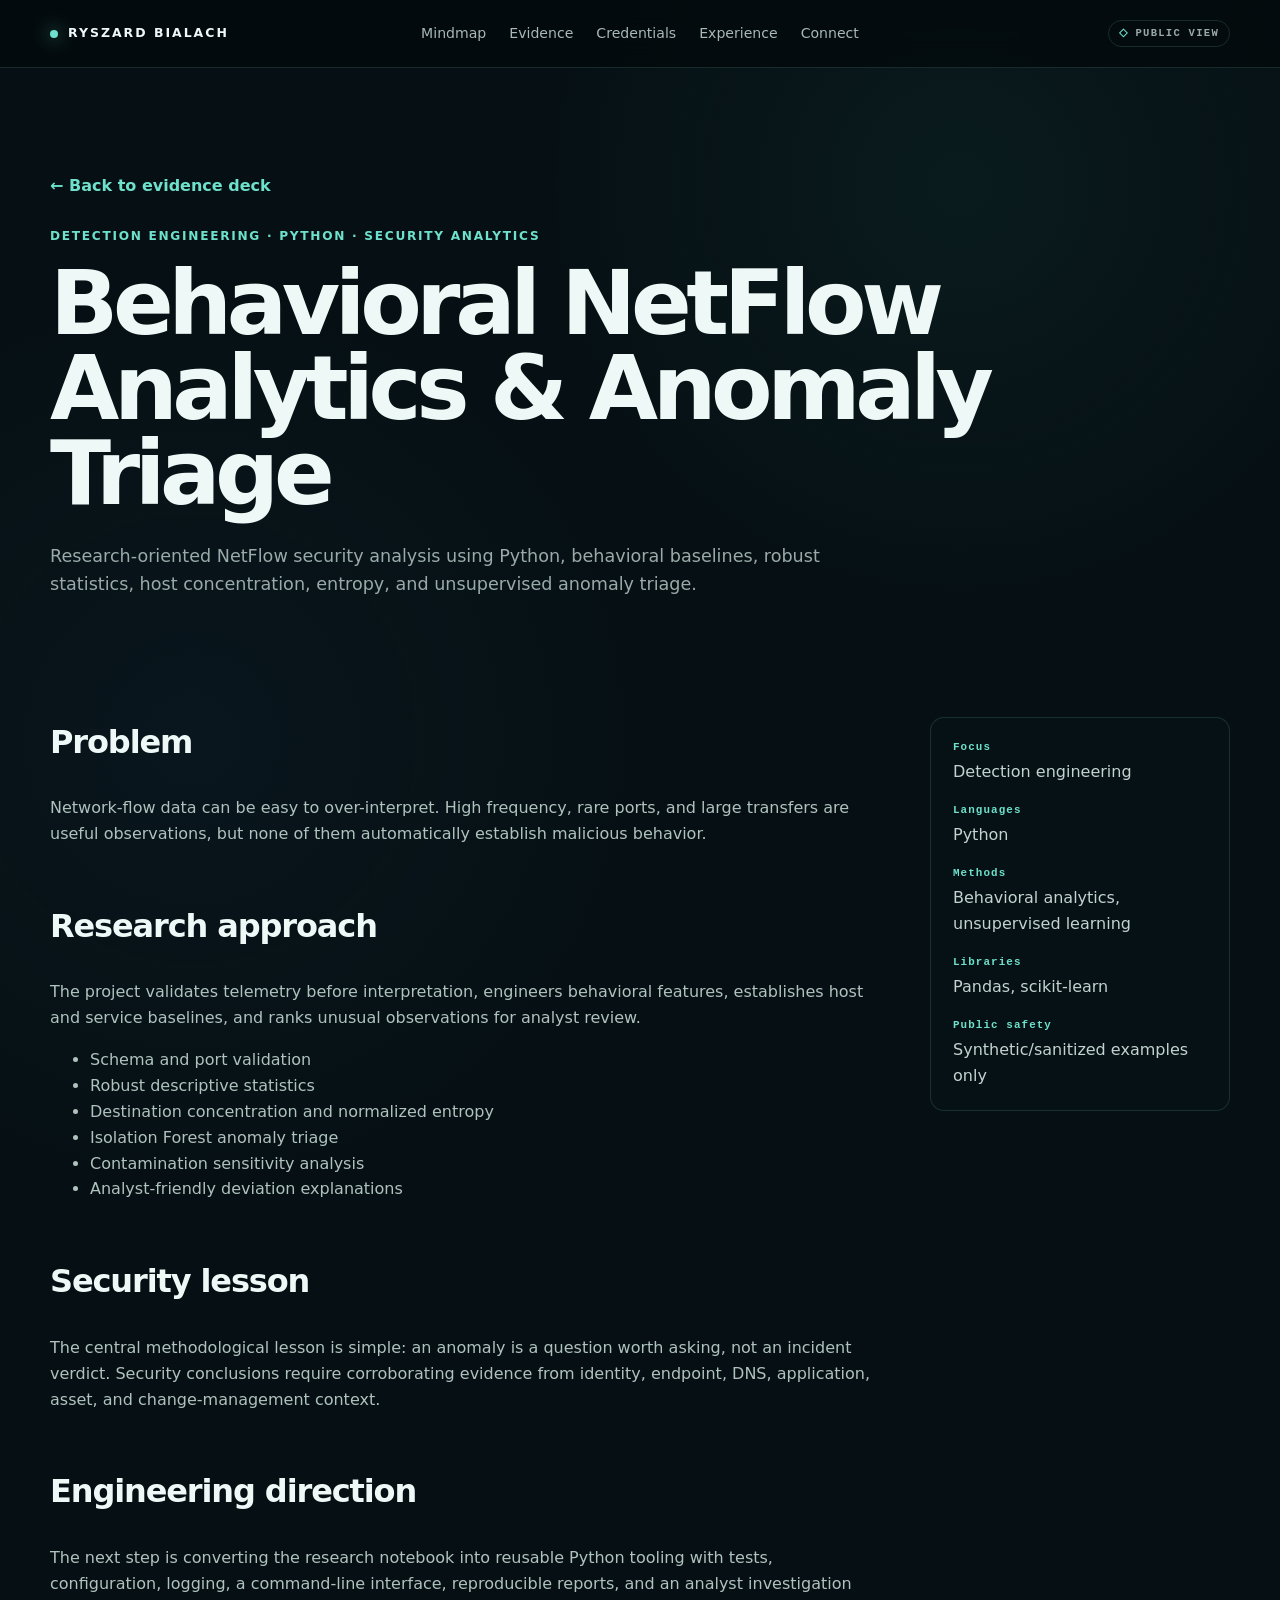
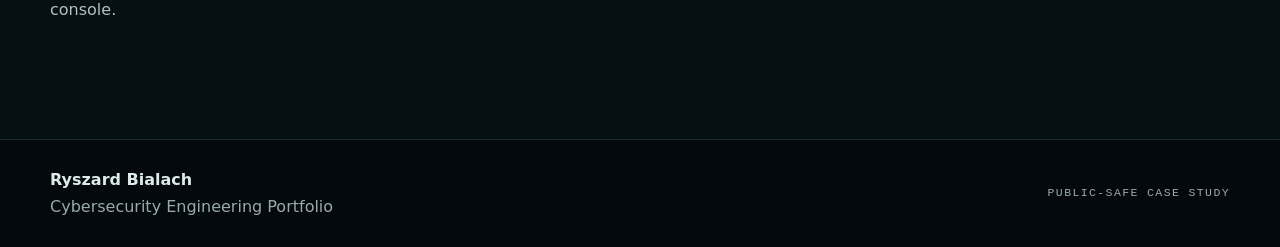
<file: netflow-behavioral-analytics.html>
<!DOCTYPE html><html lang="en"><head><meta charset="UTF-8"/><meta name="viewport" content="width=device-width,initial-scale=1.0"/><meta name="theme-color" content="#071014"/><title>Behavioral NetFlow Analytics &amp; Anomaly Triage | Ryszard Bialach</title><meta name="description" content="Research-oriented NetFlow security analysis using Python, behavioral baselines, robust statistics, host concentration, entropy, and unsupervised anomaly triage."/><meta name="author" content="Ryszard Bialach"/><meta name="robots" content="index,follow,max-snippet:-1,max-image-preview:large"/><link rel="canonical" href="https://ryszard-bialach2.com/netflow-behavioral-analytics.html"/><meta property="og:type" content="article"/><meta property="og:title" content="Behavioral NetFlow Analytics &amp; Anomaly Triage"/><meta property="og:description" content="Research-oriented NetFlow security analysis using Python, behavioral baselines, robust statistics, host concentration, entropy, and unsupervised anomaly triage."/><meta property="og:url" content="https://ryszard-bialach2.com/netflow-behavioral-analytics.html"/><script type="application/ld+json">{"@context": "https://schema.org", "@type": "TechArticle", "headline": "Behavioral NetFlow Analytics & Anomaly Triage", "description": "Research-oriented NetFlow security analysis using Python, behavioral baselines, robust statistics, host concentration, entropy, and unsupervised anomaly triage.", "author": {"@type": "Person", "name": "Ryszard Bialach", "url": "https://ryszard-bialach2.com/"}, "url": "https://ryszard-bialach2.com/netflow-behavioral-analytics.html", "keywords": ["Detection Engineering", "Cybersecurity", "Python", "NetFlow", "Security Analytics", "Isolation Forest", "Behavioral Analytics"]}</script><link rel="stylesheet" href="styles.css"/></head><body class="project-page"><header class="topbar"><a class="identity" href="/"><span class="identity-dot"></span><span>RYSZARD BIALACH</span></a><nav aria-label="Primary navigation"><a href="/#mind">Mindmap</a><a href="/#evidence">Evidence</a><a href="/#credentials">Credentials</a><a href="/#experience">Experience</a><a href="/#contact">Connect</a></nav><div class="public-badge"><span class="shield">◇</span> PUBLIC VIEW</div></header><main><section class="project-hero shell"><a class="back-link" href="/#evidence">← Back to evidence deck</a><p class="eyebrow">DETECTION ENGINEERING · PYTHON · SECURITY ANALYTICS</p><h1>Behavioral NetFlow Analytics &amp; Anomaly Triage</h1><p class="project-lead">Research-oriented NetFlow security analysis using Python, behavioral baselines, robust statistics, host concentration, entropy, and unsupervised anomaly triage.</p></section><section class="project-body shell"><div class="project-body-grid"><article><h2>Problem</h2>
<p>Network-flow data can be easy to over-interpret. High frequency, rare ports, and large transfers are useful observations, but none of them automatically establish malicious behavior.</p>
<h2>Research approach</h2>
<p>The project validates telemetry before interpretation, engineers behavioral features, establishes host and service baselines, and ranks unusual observations for analyst review.</p><ul><li>Schema and port validation</li><li>Robust descriptive statistics</li><li>Destination concentration and normalized entropy</li><li>Isolation Forest anomaly triage</li><li>Contamination sensitivity analysis</li><li>Analyst-friendly deviation explanations</li></ul>
<h2>Security lesson</h2>
<p>The central methodological lesson is simple: an anomaly is a question worth asking, not an incident verdict. Security conclusions require corroborating evidence from identity, endpoint, DNS, application, asset, and change-management context.</p>
<h2>Engineering direction</h2>
<p>The next step is converting the research notebook into reusable Python tooling with tests, configuration, logging, a command-line interface, reproducible reports, and an analyst investigation console.</p></article><aside class="project-aside" aria-label="Project summary"><dl><dt>Focus</dt><dd>Detection engineering</dd>
<dt>Languages</dt><dd>Python</dd>
<dt>Methods</dt><dd>Behavioral analytics, unsupervised learning</dd>
<dt>Libraries</dt><dd>Pandas, scikit-learn</dd>
<dt>Public safety</dt><dd>Synthetic/sanitized examples only</dd></dl></aside></div></section></main><footer><div class="shell footer-grid"><div><strong>Ryszard Bialach</strong><span>Cybersecurity Engineering Portfolio</span></div><div class="mono micro">PUBLIC-SAFE CASE STUDY</div></div></footer></body></html>
</file>
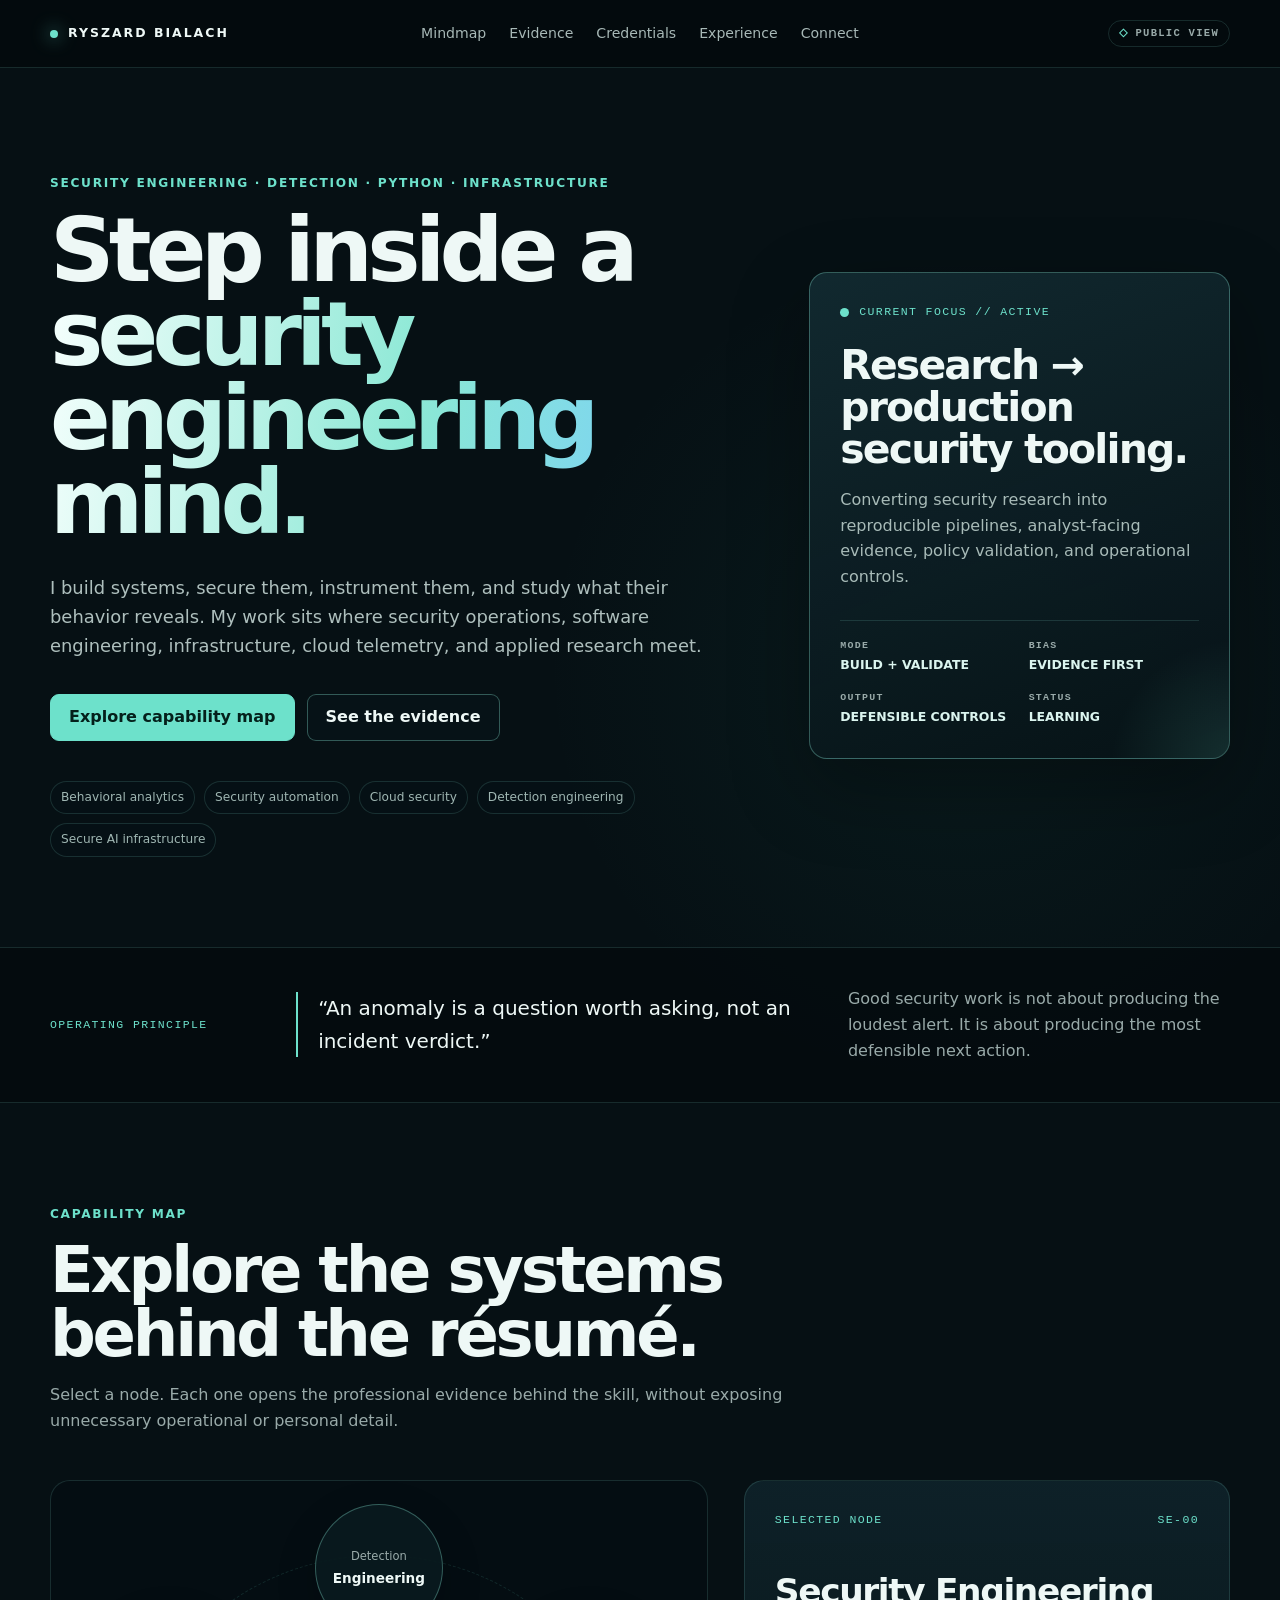
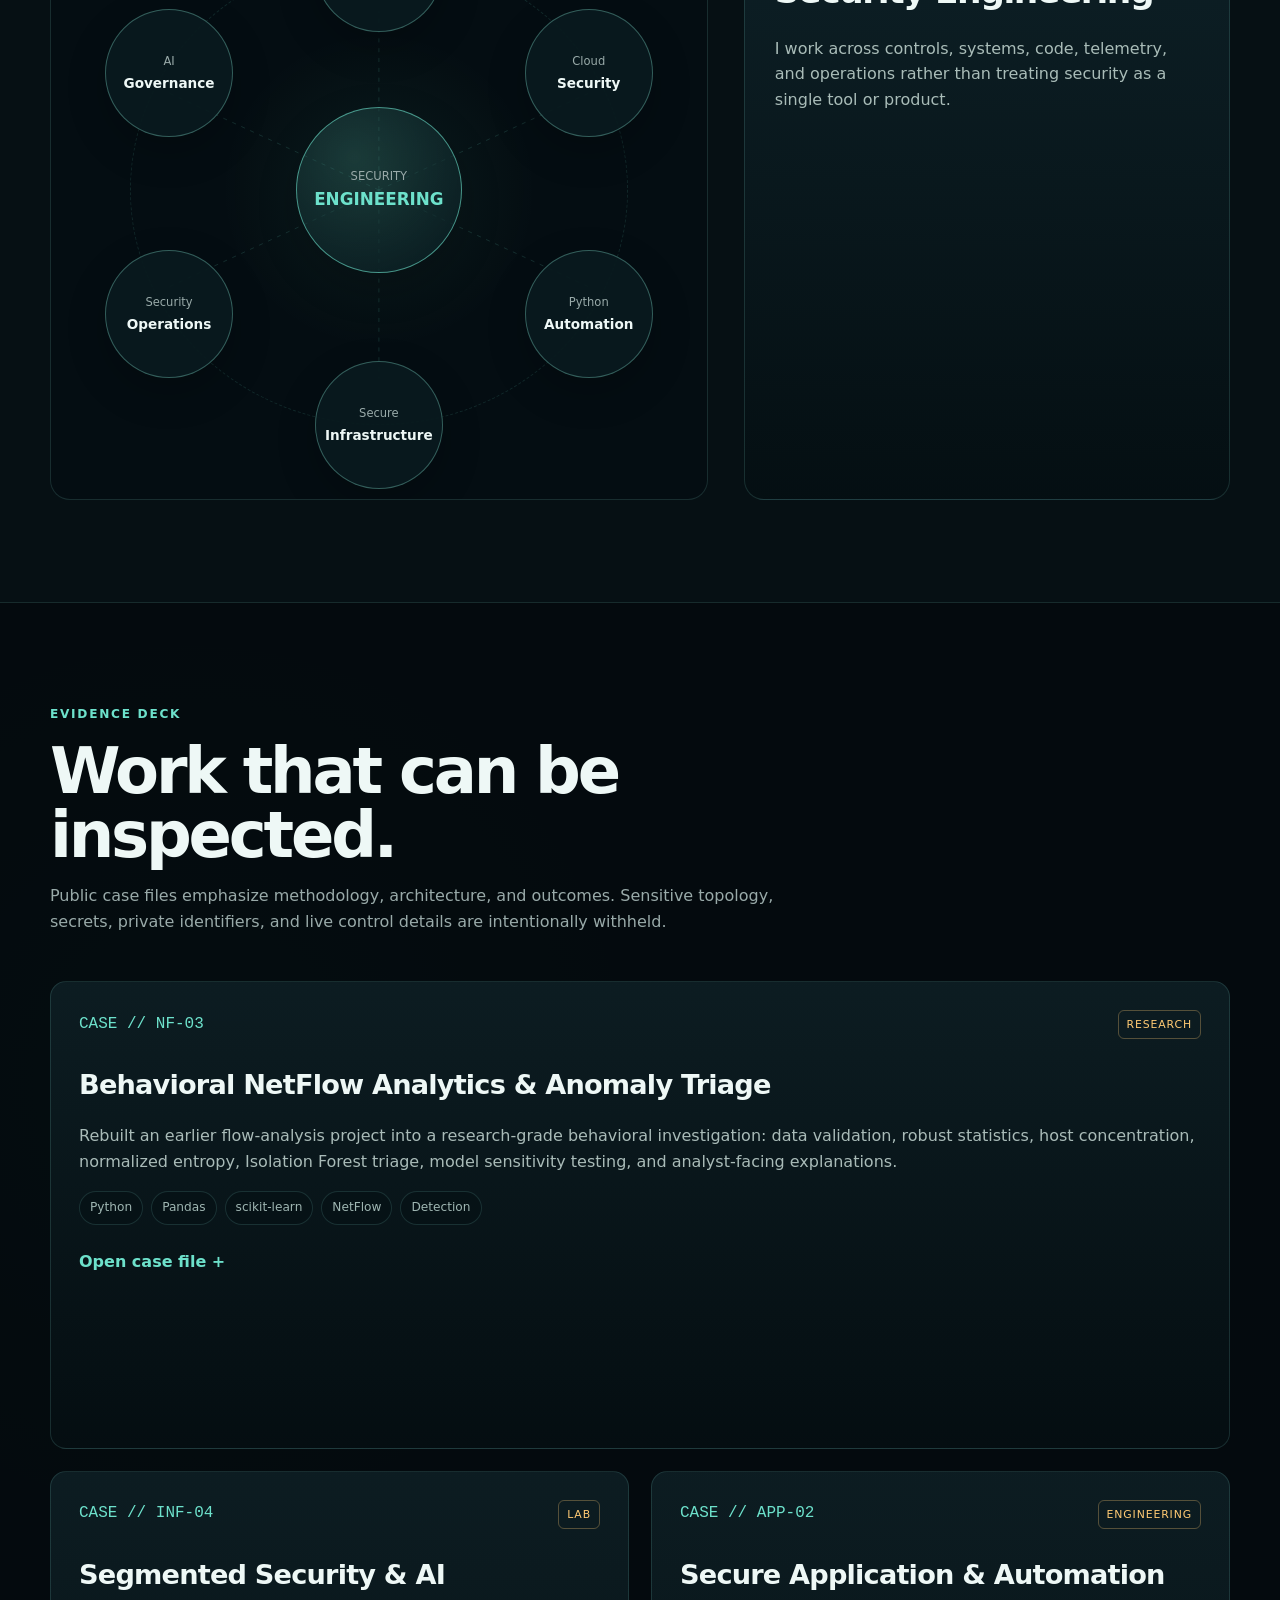
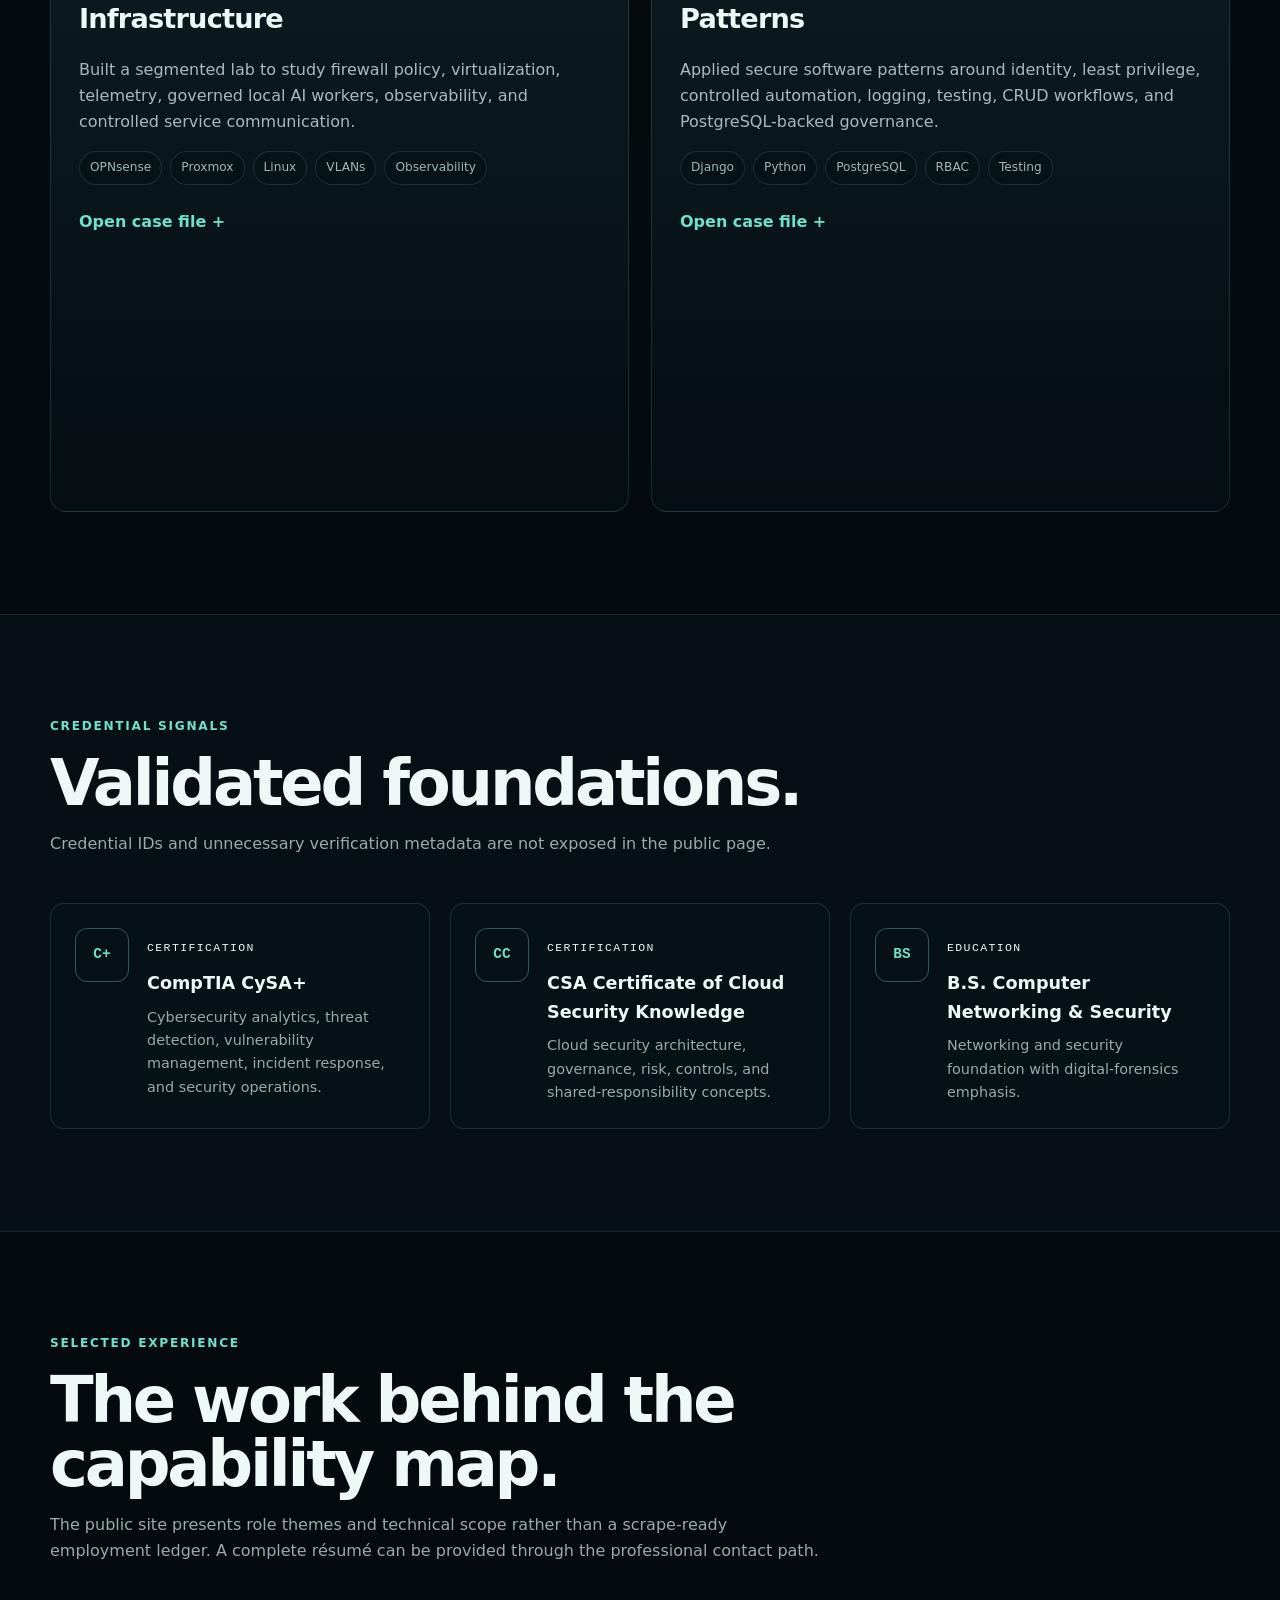
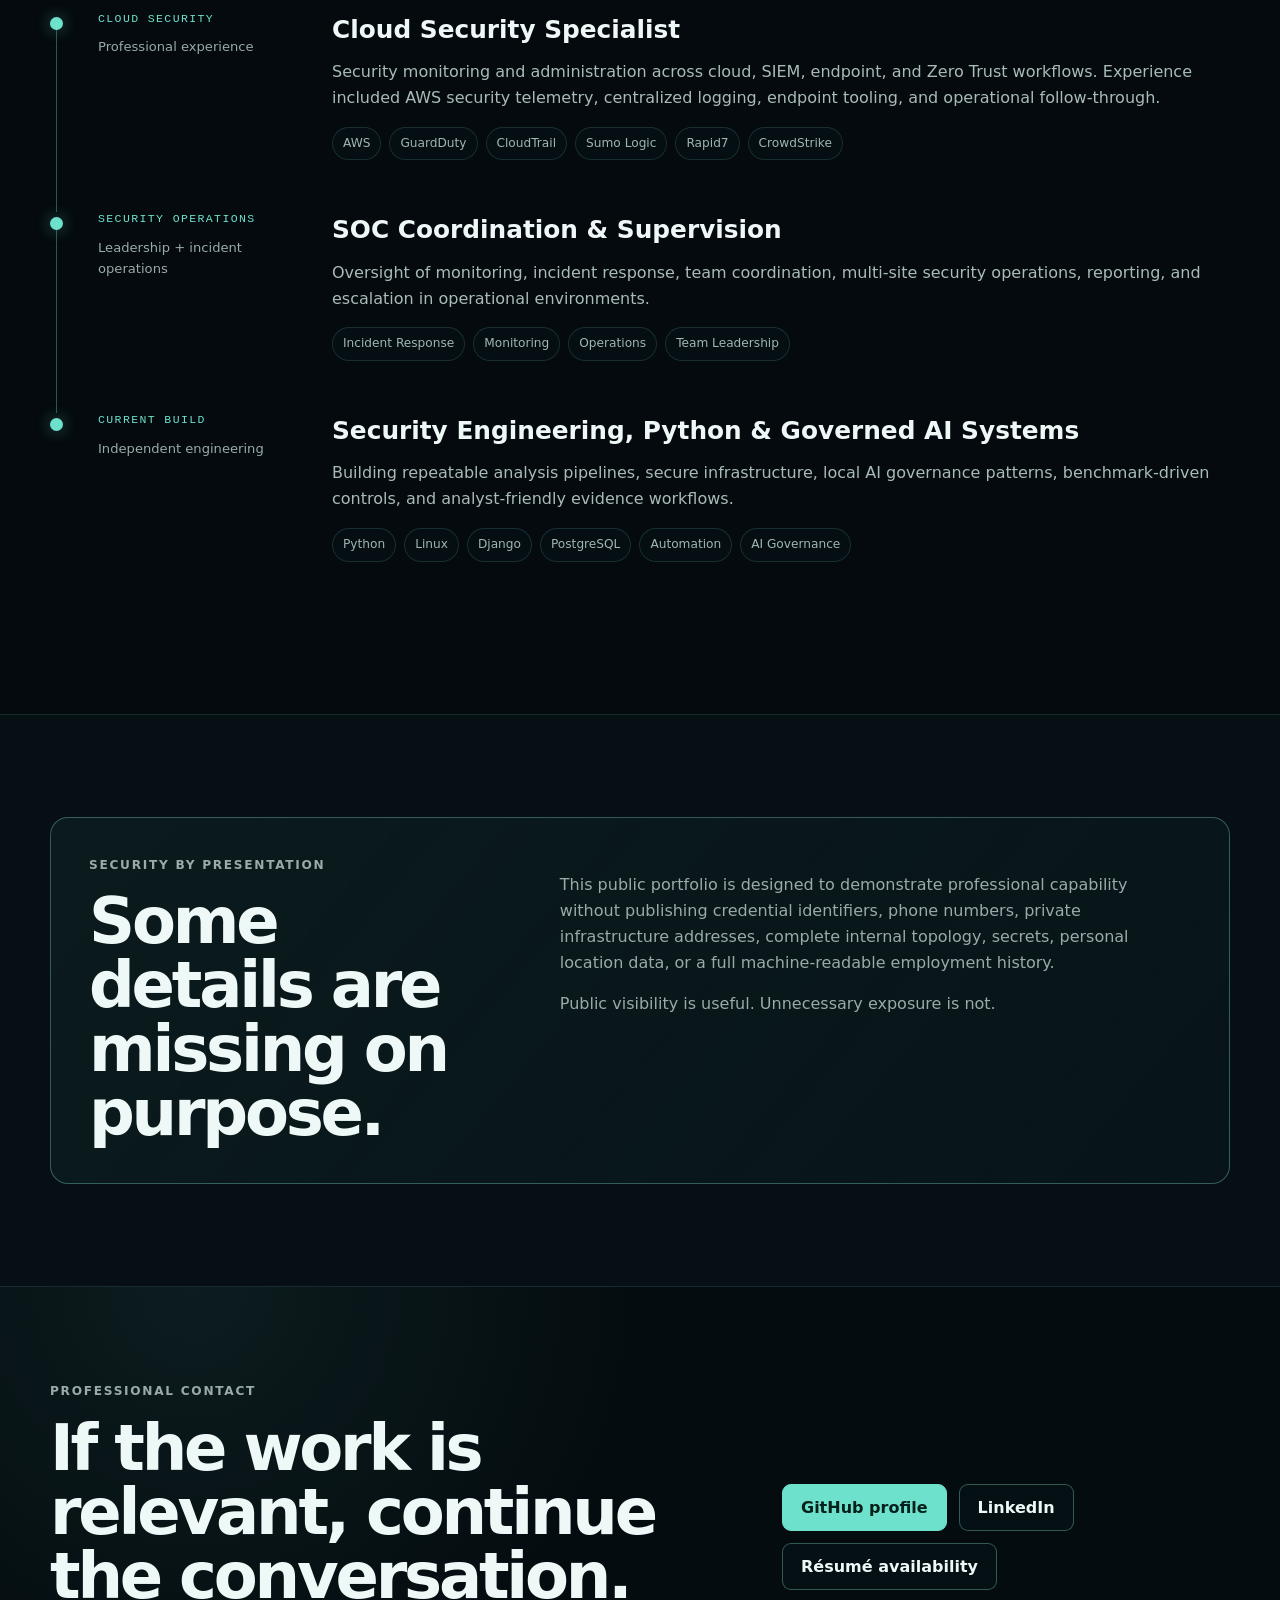
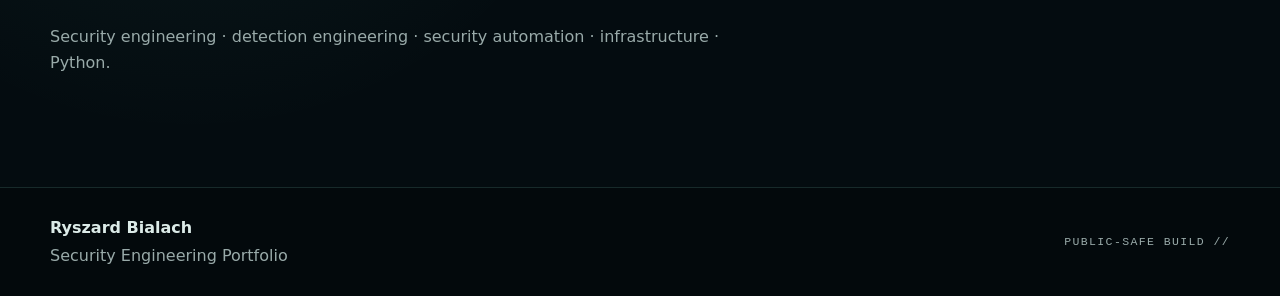
<file: preview.html>
<!DOCTYPE html>
<html lang="en">
<head>
  <meta charset="UTF-8" />
  <meta name="viewport" content="width=device-width, initial-scale=1.0" />
  <meta name="theme-color" content="#071014" />
  <meta name="description" content="Ryszard Bialach — security engineering, Python, detection engineering, secure infrastructure, cloud security, and applied cybersecurity research." />
  <meta name="robots" content="index,follow,max-image-preview:large" />
  <meta property="og:title" content="Ryszard Bialach | Security Engineering" />
  <meta property="og:description" content="A public-safe interactive portfolio exploring security engineering, detection, Python, cloud security, infrastructure, and applied research." />
  <meta property="og:type" content="website" />
  <meta property="og:url" content="https://ryszard-bialach2.com/" />
  <title>Ryszard Bialach | Security Engineering</title>
  <link rel="stylesheet" href="styles.css" />
<style>.boot-screen{display:none!important}.reveal{opacity:1!important;transform:none!important}</style></head>
<body>
  <canvas id="network-bg" aria-hidden="true"></canvas>

  <div id="boot" class="boot-screen" role="dialog" aria-modal="true" aria-labelledby="boot-title">
    <div class="boot-panel">
      <div class="boot-mark" aria-hidden="true">
        <span></span><span></span><span></span>
      </div>
      <p class="mono micro">PUBLIC ACCESS NODE // PORTFOLIO</p>
      <h1 id="boot-title">Enter the environment.</h1>
      <p class="boot-copy">
        A guided view into how I approach security engineering:
        validate the system, observe the behavior, question the signal, then build the control.
      </p>
      <div class="boot-progress" aria-hidden="true">
        <div id="boot-progress-bar"></div>
      </div>
      <div class="boot-status mono" id="boot-status">initializing public-safe profile…</div>
      <button id="enter-btn" class="btn primary" type="button">Enter environment</button>
      <button id="skip-btn" class="text-btn" type="button">Skip animation</button>
    </div>
  </div>

  <header class="topbar">
    <a class="identity" href="#top" aria-label="Ryszard Bialach home">
      <span class="identity-dot"></span>
      <span>RYSZARD BIALACH</span>
    </a>

    <nav aria-label="Primary navigation">
      <a href="#mind">Mindmap</a>
      <a href="#evidence">Evidence</a>
      <a href="#credentials">Credentials</a>
      <a href="#experience">Experience</a>
      <a href="#contact">Connect</a>
    </nav>

    <div class="public-badge" title="Public-safe presentation: sensitive operational details are intentionally excluded.">
      <span class="shield">◇</span>
      PUBLIC VIEW
    </div>
  </header>

  <main id="top">
    <section class="hero shell">
      <div class="hero-copy reveal">
        <p class="eyebrow">SECURITY ENGINEERING · DETECTION · PYTHON · INFRASTRUCTURE</p>
        <h1>
          Step inside a
          <span class="gradient-word">security engineering mind.</span>
        </h1>
        <p class="lead">
          I build systems, secure them, instrument them, and study what their behavior reveals.
          My work sits where security operations, software engineering, infrastructure,
          cloud telemetry, and applied research meet.
        </p>

        <div class="hero-actions">
          <a class="btn primary" href="#mind">Explore capability map</a>
          <a class="btn ghost" href="#evidence">See the evidence</a>
        </div>

        <div class="hero-signals" aria-label="Professional focus areas">
          <span>Behavioral analytics</span>
          <span>Security automation</span>
          <span>Cloud security</span>
          <span>Detection engineering</span>
          <span>Secure AI infrastructure</span>
        </div>
      </div>

      <aside class="system-card reveal delay-1" aria-label="Current focus">
        <div class="card-head">
          <span class="pulse"></span>
          <span class="mono micro">CURRENT FOCUS // ACTIVE</span>
        </div>
        <h2>Research → production security tooling.</h2>
        <p>
          Converting security research into reproducible pipelines,
          analyst-facing evidence, policy validation, and operational controls.
        </p>

        <div class="signal-grid">
          <div>
            <span class="metric-label">MODE</span>
            <strong>BUILD + VALIDATE</strong>
          </div>
          <div>
            <span class="metric-label">BIAS</span>
            <strong>EVIDENCE FIRST</strong>
          </div>
          <div>
            <span class="metric-label">OUTPUT</span>
            <strong>DEFENSIBLE CONTROLS</strong>
          </div>
          <div>
            <span class="metric-label">STATUS</span>
            <strong>LEARNING</strong>
          </div>
        </div>
      </aside>
    </section>

    <section class="principle-band">
      <div class="shell principle-grid">
        <div class="mono micro">OPERATING PRINCIPLE</div>
        <blockquote>
          “An anomaly is a question worth asking, not an incident verdict.”
        </blockquote>
        <p>
          Good security work is not about producing the loudest alert.
          It is about producing the most defensible next action.
        </p>
      </div>
    </section>

    <section id="mind" class="section shell">
      <div class="section-heading reveal">
        <p class="eyebrow">CAPABILITY MAP</p>
        <h2>Explore the systems behind the résumé.</h2>
        <p>
          Select a node. Each one opens the professional evidence behind the skill,
          without exposing unnecessary operational or personal detail.
        </p>
      </div>

      <div class="mind-layout">
        <div class="mindmap reveal" id="mindmap">
          <svg class="mind-lines" viewBox="0 0 800 620" aria-hidden="true">
            <line x1="400" y1="310" x2="400" y2="92"></line>
            <line x1="400" y1="310" x2="660" y2="190"></line>
            <line x1="400" y1="310" x2="660" y2="430"></line>
            <line x1="400" y1="310" x2="400" y2="540"></line>
            <line x1="400" y1="310" x2="140" y2="430"></line>
            <line x1="400" y1="310" x2="140" y2="190"></line>
          </svg>

          <button class="mind-node core" data-capability="core" style="--x:50%; --y:50%;">
            <span>SECURITY</span>
            <strong>ENGINEERING</strong>
          </button>

          <button class="mind-node" data-capability="detection" style="--x:50%; --y:14%;">
            <span>Detection</span>
            <strong>Engineering</strong>
          </button>

          <button class="mind-node" data-capability="cloud" style="--x:82%; --y:31%;">
            <span>Cloud</span>
            <strong>Security</strong>
          </button>

          <button class="mind-node" data-capability="python" style="--x:82%; --y:70%;">
            <span>Python</span>
            <strong>Automation</strong>
          </button>

          <button class="mind-node" data-capability="infrastructure" style="--x:50%; --y:88%;">
            <span>Secure</span>
            <strong>Infrastructure</strong>
          </button>

          <button class="mind-node" data-capability="soc" style="--x:18%; --y:70%;">
            <span>Security</span>
            <strong>Operations</strong>
          </button>

          <button class="mind-node" data-capability="ai" style="--x:18%; --y:31%;">
            <span>AI</span>
            <strong>Governance</strong>
          </button>
        </div>

        <aside class="evidence-panel reveal delay-1" id="capability-panel" aria-live="polite">
          <div class="panel-topline">
            <span class="mono micro">SELECTED NODE</span>
            <span id="panel-code" class="mono micro">SE-00</span>
          </div>
          <h3 id="panel-title">Security Engineering</h3>
          <p id="panel-summary">
            I work across controls, systems, code, telemetry, and operations rather than treating
            security as a single tool or product.
          </p>
          <div id="panel-proof" class="proof-list"></div>
          <div id="panel-tools" class="chip-row"></div>
        </aside>
      </div>
    </section>

    <section id="evidence" class="section section-dark">
      <div class="shell">
        <div class="section-heading reveal">
          <p class="eyebrow">EVIDENCE DECK</p>
          <h2>Work that can be inspected.</h2>
          <p>
            Public case files emphasize methodology, architecture, and outcomes.
            Sensitive topology, secrets, private identifiers, and live control details are intentionally withheld.
          </p>
        </div>

        <div class="case-grid">
          <article class="case-card reveal">
            <div class="case-meta">
              <span class="case-id mono">CASE // NF-03</span>
              <span class="case-state">RESEARCH</span>
            </div>
            <h3>Behavioral NetFlow Analytics & Anomaly Triage</h3>
            <p>
              Rebuilt an earlier flow-analysis project into a research-grade behavioral investigation:
              data validation, robust statistics, host concentration, normalized entropy,
              Isolation Forest triage, model sensitivity testing, and analyst-facing explanations.
            </p>
            <div class="chip-row">
              <span>Python</span><span>Pandas</span><span>scikit-learn</span><span>NetFlow</span><span>Detection</span>
            </div>
            <button class="case-toggle" type="button" aria-expanded="false">
              Open case file
            </button>
            <div class="case-details">
              <div class="detail-row">
                <span>QUESTION</span>
                <p>How do we separate malformed telemetry, unusual behavior, and evidence of actual security risk?</p>
              </div>
              <div class="detail-row">
                <span>METHOD</span>
                <p>Schema validation → feature engineering → baseline characterization → anomaly ranking → sensitivity analysis.</p>
              </div>
              <div class="detail-row">
                <span>LESSON</span>
                <p>An impossible port is first a data-quality problem; an anomaly is first an investigation candidate.</p>
              </div>
            </div>
          </article>

          <article class="case-card reveal delay-1">
            <div class="case-meta">
              <span class="case-id mono">CASE // INF-04</span>
              <span class="case-state">LAB</span>
            </div>
            <h3>Segmented Security & AI Infrastructure</h3>
            <p>
              Built a segmented lab to study firewall policy, virtualization, telemetry,
              governed local AI workers, observability, and controlled service communication.
            </p>
            <div class="chip-row">
              <span>OPNsense</span><span>Proxmox</span><span>Linux</span><span>VLANs</span><span>Observability</span>
            </div>
            <button class="case-toggle" type="button" aria-expanded="false">
              Open case file
            </button>
            <div class="case-details">
              <div class="detail-row">
                <span>DESIGN</span>
                <p>Network segmentation separates management, workstations, servers, and governed AI workloads.</p>
              </div>
              <div class="detail-row">
                <span>CONTROL</span>
                <p>AI workers operate without direct public Internet access; approved paths are benchmarked and validated.</p>
              </div>
              <div class="detail-row">
                <span>PUBLIC VIEW</span>
                <p>Architecture is intentionally sanitized; operational addresses and control-plane details are not published.</p>
              </div>
            </div>
          </article>

          <article class="case-card reveal">
            <div class="case-meta">
              <span class="case-id mono">CASE // APP-02</span>
              <span class="case-state">ENGINEERING</span>
            </div>
            <h3>Secure Application & Automation Patterns</h3>
            <p>
              Applied secure software patterns around identity, least privilege,
              controlled automation, logging, testing, CRUD workflows, and PostgreSQL-backed governance.
            </p>
            <div class="chip-row">
              <span>Django</span><span>Python</span><span>PostgreSQL</span><span>RBAC</span><span>Testing</span>
            </div>
            <button class="case-toggle" type="button" aria-expanded="false">
              Open case file
            </button>
            <div class="case-details">
              <div class="detail-row">
                <span>FOCUS</span>
                <p>Separate human, service, manager, and worker identities with attributable actions and explicit permissions.</p>
              </div>
              <div class="detail-row">
                <span>METHOD</span>
                <p>Desired-state architecture plus as-built reconciliation, deterministic tests, evidence capture, and review.</p>
              </div>
            </div>
          </article>
        </div>
      </div>
    </section>

    <section id="credentials" class="section shell">
      <div class="section-heading reveal">
        <p class="eyebrow">CREDENTIAL SIGNALS</p>
        <h2>Validated foundations.</h2>
        <p>
          Credential IDs and unnecessary verification metadata are not exposed in the public page.
        </p>
      </div>

      <div class="credential-grid">
        <article class="credential reveal">
          <div class="credential-icon">C+</div>
          <div>
            <p class="mono micro">CERTIFICATION</p>
            <h3>CompTIA CySA+</h3>
            <p>Cybersecurity analytics, threat detection, vulnerability management, incident response, and security operations.</p>
          </div>
        </article>

        <article class="credential reveal delay-1">
          <div class="credential-icon">CC</div>
          <div>
            <p class="mono micro">CERTIFICATION</p>
            <h3>CSA Certificate of Cloud Security Knowledge</h3>
            <p>Cloud security architecture, governance, risk, controls, and shared-responsibility concepts.</p>
          </div>
        </article>

        <article class="credential reveal">
          <div class="credential-icon">BS</div>
          <div>
            <p class="mono micro">EDUCATION</p>
            <h3>B.S. Computer Networking & Security</h3>
            <p>Networking and security foundation with digital-forensics emphasis.</p>
          </div>
        </article>
      </div>
    </section>

    <section id="experience" class="section section-dark">
      <div class="shell">
        <div class="section-heading reveal">
          <p class="eyebrow">SELECTED EXPERIENCE</p>
          <h2>The work behind the capability map.</h2>
          <p>
            The public site presents role themes and technical scope rather than a scrape-ready employment ledger.
            A complete résumé can be provided through the professional contact path.
          </p>
        </div>

        <div class="timeline">
          <article class="timeline-item reveal">
            <div class="timeline-marker"></div>
            <div class="timeline-side">
              <span class="mono micro">CLOUD SECURITY</span>
              <span>Professional experience</span>
            </div>
            <div class="timeline-body">
              <h3>Cloud Security Specialist</h3>
              <p>
                Security monitoring and administration across cloud, SIEM, endpoint, and Zero Trust workflows.
                Experience included AWS security telemetry, centralized logging, endpoint tooling, and operational follow-through.
              </p>
              <div class="chip-row">
                <span>AWS</span><span>GuardDuty</span><span>CloudTrail</span><span>Sumo Logic</span><span>Rapid7</span><span>CrowdStrike</span>
              </div>
            </div>
          </article>

          <article class="timeline-item reveal delay-1">
            <div class="timeline-marker"></div>
            <div class="timeline-side">
              <span class="mono micro">SECURITY OPERATIONS</span>
              <span>Leadership + incident operations</span>
            </div>
            <div class="timeline-body">
              <h3>SOC Coordination & Supervision</h3>
              <p>
                Oversight of monitoring, incident response, team coordination, multi-site security operations,
                reporting, and escalation in operational environments.
              </p>
              <div class="chip-row">
                <span>Incident Response</span><span>Monitoring</span><span>Operations</span><span>Team Leadership</span>
              </div>
            </div>
          </article>

          <article class="timeline-item reveal">
            <div class="timeline-marker"></div>
            <div class="timeline-side">
              <span class="mono micro">CURRENT BUILD</span>
              <span>Independent engineering</span>
            </div>
            <div class="timeline-body">
              <h3>Security Engineering, Python & Governed AI Systems</h3>
              <p>
                Building repeatable analysis pipelines, secure infrastructure, local AI governance patterns,
                benchmark-driven controls, and analyst-friendly evidence workflows.
              </p>
              <div class="chip-row">
                <span>Python</span><span>Linux</span><span>Django</span><span>PostgreSQL</span><span>Automation</span><span>AI Governance</span>
              </div>
            </div>
          </article>
        </div>
      </div>
    </section>

    <section class="section shell">
      <div class="boundary-card reveal">
        <div>
          <p class="eyebrow">SECURITY BY PRESENTATION</p>
          <h2>Some details are missing on purpose.</h2>
        </div>
        <div>
          <p>
            This public portfolio is designed to demonstrate professional capability without publishing
            credential identifiers, phone numbers, private infrastructure addresses, complete internal topology,
            secrets, personal location data, or a full machine-readable employment history.
          </p>
          <p class="muted">
            Public visibility is useful. Unnecessary exposure is not.
          </p>
        </div>
      </div>
    </section>

    <section id="contact" class="contact-section">
      <div class="shell contact-grid reveal">
        <div>
          <p class="eyebrow">PROFESSIONAL CONTACT</p>
          <h2>If the work is relevant, continue the conversation.</h2>
          <p>
            Security engineering · detection engineering · security automation · infrastructure · Python.
          </p>
        </div>

        <div class="contact-actions">
          <a class="btn primary" href="https://github.com/rbcommoncents" target="_blank" rel="noopener noreferrer">
            GitHub profile
          </a>
          <a id="linkedin-link" class="btn ghost" href="#" target="_blank" rel="noopener noreferrer" hidden>
            LinkedIn
          </a>
          <button id="resume-request" class="btn ghost" type="button">Résumé availability</button>
          <p id="resume-note" class="resume-note" hidden>
            A detailed résumé is intentionally not embedded in this public page. Use the configured professional contact channel to request it.
          </p>
        </div>
      </div>
    </section>
  </main>

  <footer>
    <div class="shell footer-grid">
      <div>
        <strong>Ryszard Bialach</strong>
        <span>Security Engineering Portfolio</span>
      </div>
      <div class="mono micro">
        PUBLIC-SAFE BUILD // <span id="year"></span>
      </div>
    </div>
  </footer>

  
</body>
</html>
</file>
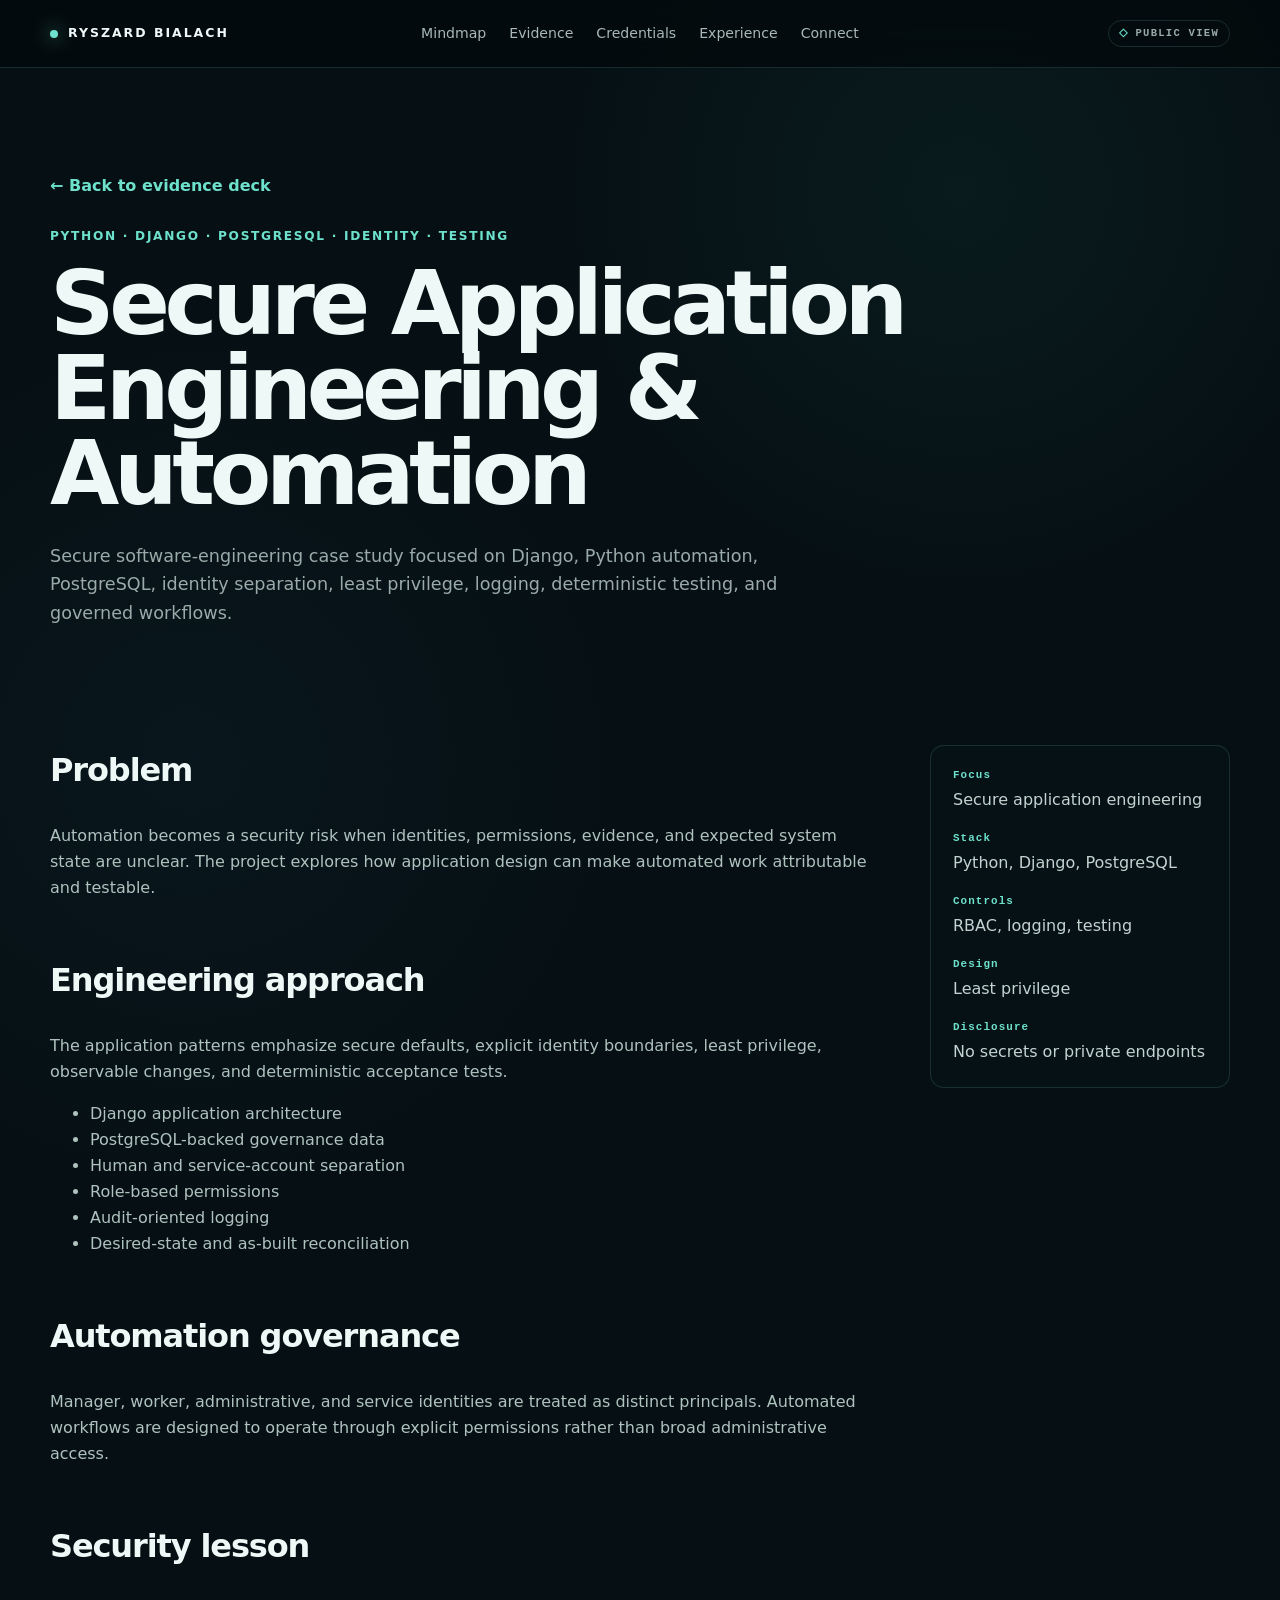
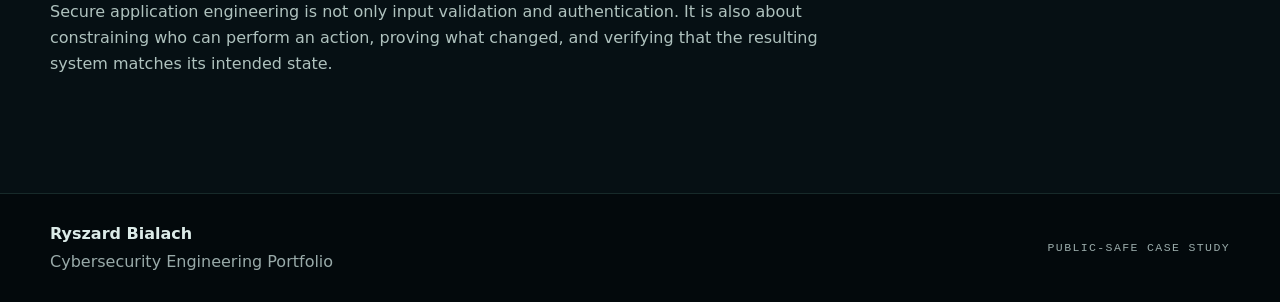
<file: secure-application-engineering.html>
<!DOCTYPE html><html lang="en"><head><meta charset="UTF-8"/><meta name="viewport" content="width=device-width,initial-scale=1.0"/><meta name="theme-color" content="#071014"/><title>Secure Application Engineering &amp; Automation | Ryszard Bialach</title><meta name="description" content="Secure software-engineering case study focused on Django, Python automation, PostgreSQL, identity separation, least privilege, logging, deterministic testing, and governed workflows."/><meta name="author" content="Ryszard Bialach"/><meta name="robots" content="index,follow,max-snippet:-1,max-image-preview:large"/><link rel="canonical" href="https://ryszard-bialach2.com/secure-application-engineering.html"/><meta property="og:type" content="article"/><meta property="og:title" content="Secure Application Engineering &amp; Automation"/><meta property="og:description" content="Secure software-engineering case study focused on Django, Python automation, PostgreSQL, identity separation, least privilege, logging, deterministic testing, and governed workflows."/><meta property="og:url" content="https://ryszard-bialach2.com/secure-application-engineering.html"/><script type="application/ld+json">{"@context": "https://schema.org", "@type": "TechArticle", "headline": "Secure Application Engineering & Automation", "description": "Secure software-engineering case study focused on Django, Python automation, PostgreSQL, identity separation, least privilege, logging, deterministic testing, and governed workflows.", "author": {"@type": "Person", "name": "Ryszard Bialach", "url": "https://ryszard-bialach2.com/"}, "url": "https://ryszard-bialach2.com/secure-application-engineering.html", "keywords": ["Secure Software Engineering", "Python", "Django", "PostgreSQL", "RBAC", "Security Automation", "Testing"]}</script><link rel="stylesheet" href="styles.css"/></head><body class="project-page"><header class="topbar"><a class="identity" href="/"><span class="identity-dot"></span><span>RYSZARD BIALACH</span></a><nav aria-label="Primary navigation"><a href="/#mind">Mindmap</a><a href="/#evidence">Evidence</a><a href="/#credentials">Credentials</a><a href="/#experience">Experience</a><a href="/#contact">Connect</a></nav><div class="public-badge"><span class="shield">◇</span> PUBLIC VIEW</div></header><main><section class="project-hero shell"><a class="back-link" href="/#evidence">← Back to evidence deck</a><p class="eyebrow">PYTHON · DJANGO · POSTGRESQL · IDENTITY · TESTING</p><h1>Secure Application Engineering &amp; Automation</h1><p class="project-lead">Secure software-engineering case study focused on Django, Python automation, PostgreSQL, identity separation, least privilege, logging, deterministic testing, and governed workflows.</p></section><section class="project-body shell"><div class="project-body-grid"><article><h2>Problem</h2>
<p>Automation becomes a security risk when identities, permissions, evidence, and expected system state are unclear. The project explores how application design can make automated work attributable and testable.</p>
<h2>Engineering approach</h2>
<p>The application patterns emphasize secure defaults, explicit identity boundaries, least privilege, observable changes, and deterministic acceptance tests.</p><ul><li>Django application architecture</li><li>PostgreSQL-backed governance data</li><li>Human and service-account separation</li><li>Role-based permissions</li><li>Audit-oriented logging</li><li>Desired-state and as-built reconciliation</li></ul>
<h2>Automation governance</h2>
<p>Manager, worker, administrative, and service identities are treated as distinct principals. Automated workflows are designed to operate through explicit permissions rather than broad administrative access.</p>
<h2>Security lesson</h2>
<p>Secure application engineering is not only input validation and authentication. It is also about constraining who can perform an action, proving what changed, and verifying that the resulting system matches its intended state.</p></article><aside class="project-aside" aria-label="Project summary"><dl><dt>Focus</dt><dd>Secure application engineering</dd>
<dt>Stack</dt><dd>Python, Django, PostgreSQL</dd>
<dt>Controls</dt><dd>RBAC, logging, testing</dd>
<dt>Design</dt><dd>Least privilege</dd>
<dt>Disclosure</dt><dd>No secrets or private endpoints</dd></dl></aside></div></section></main><footer><div class="shell footer-grid"><div><strong>Ryszard Bialach</strong><span>Cybersecurity Engineering Portfolio</span></div><div class="mono micro">PUBLIC-SAFE CASE STUDY</div></div></footer></body></html>
</file>
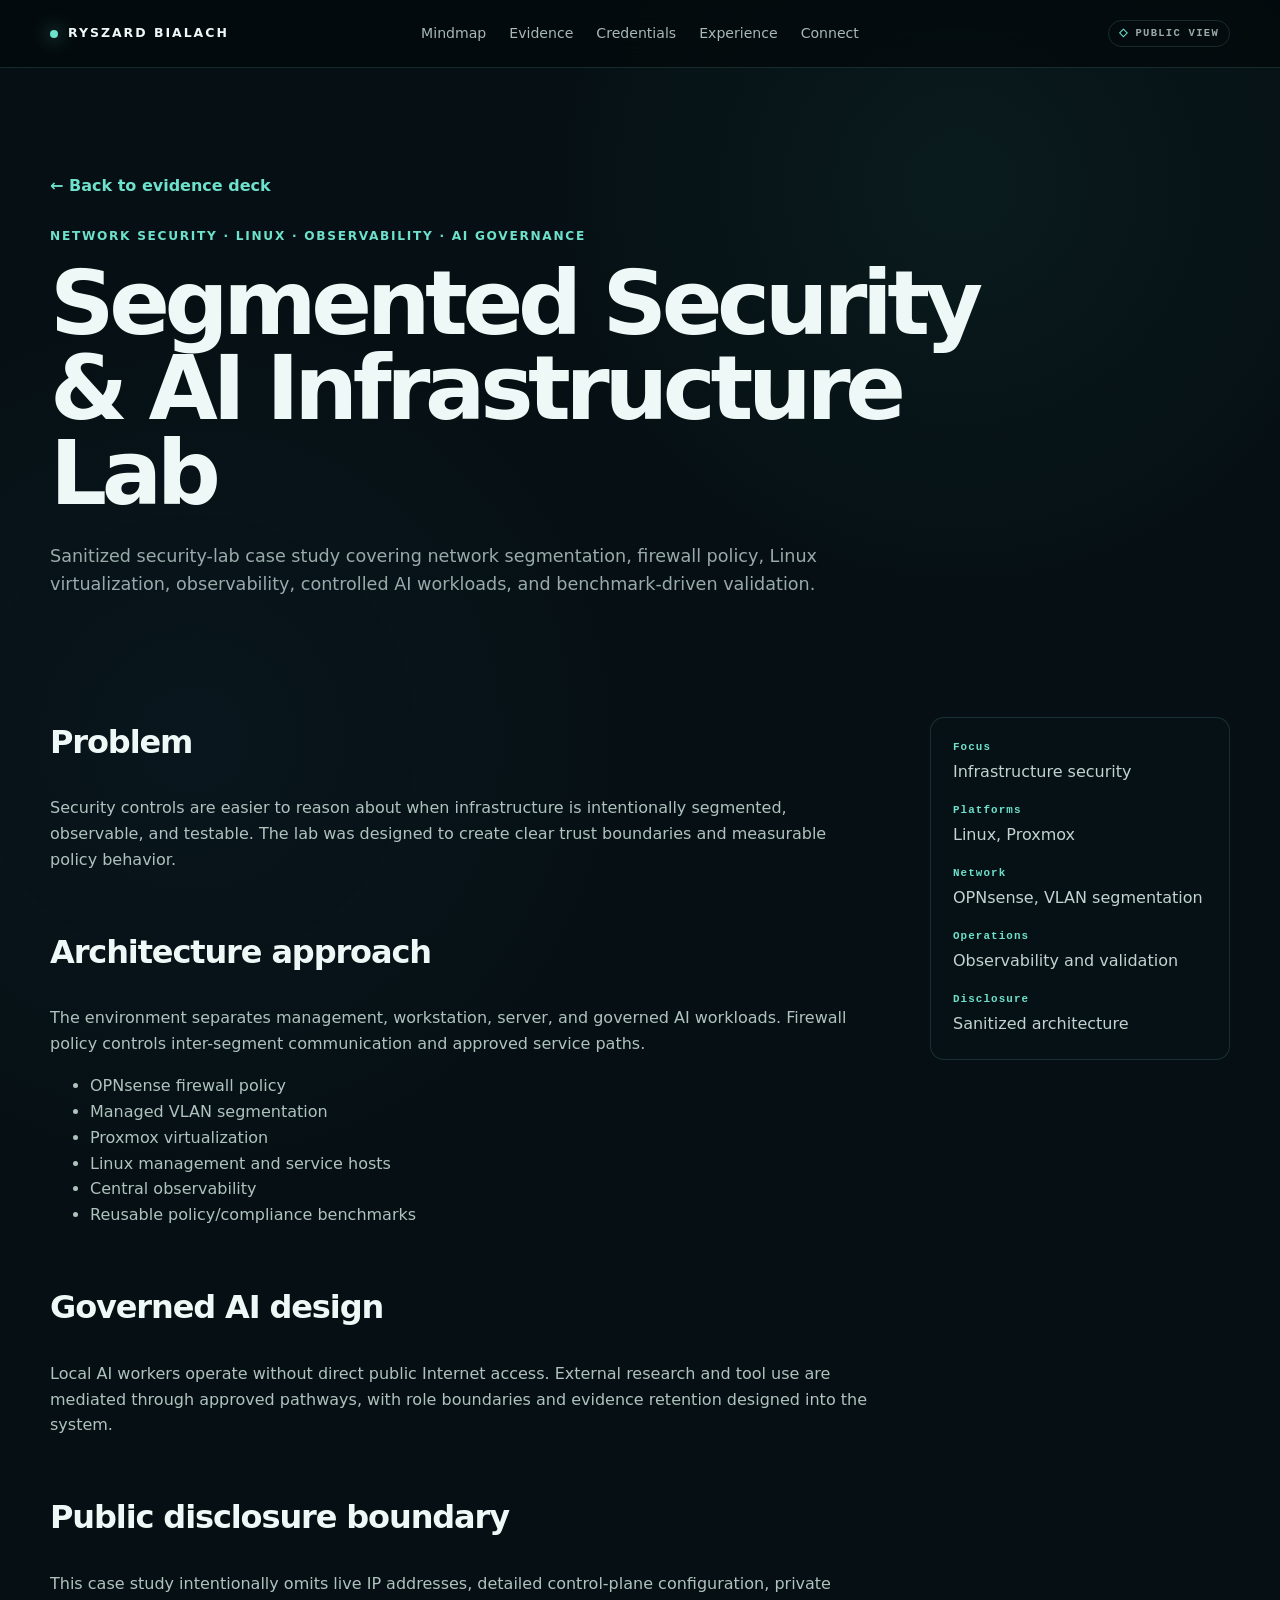
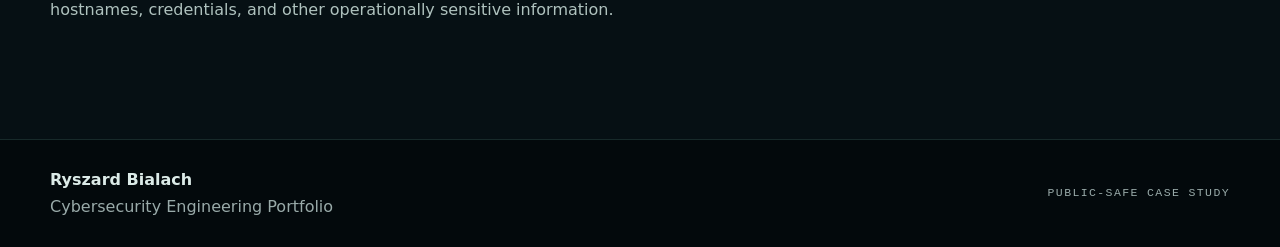
<file: secure-infrastructure-lab.html>
<!DOCTYPE html><html lang="en"><head><meta charset="UTF-8"/><meta name="viewport" content="width=device-width,initial-scale=1.0"/><meta name="theme-color" content="#071014"/><title>Segmented Security &amp; AI Infrastructure Lab | Ryszard Bialach</title><meta name="description" content="Sanitized security-lab case study covering network segmentation, firewall policy, Linux virtualization, observability, controlled AI workloads, and benchmark-driven validation."/><meta name="author" content="Ryszard Bialach"/><meta name="robots" content="index,follow,max-snippet:-1,max-image-preview:large"/><link rel="canonical" href="https://ryszard-bialach2.com/secure-infrastructure-lab.html"/><meta property="og:type" content="article"/><meta property="og:title" content="Segmented Security &amp; AI Infrastructure Lab"/><meta property="og:description" content="Sanitized security-lab case study covering network segmentation, firewall policy, Linux virtualization, observability, controlled AI workloads, and benchmark-driven validation."/><meta property="og:url" content="https://ryszard-bialach2.com/secure-infrastructure-lab.html"/><script type="application/ld+json">{"@context": "https://schema.org", "@type": "TechArticle", "headline": "Segmented Security & AI Infrastructure Lab", "description": "Sanitized security-lab case study covering network segmentation, firewall policy, Linux virtualization, observability, controlled AI workloads, and benchmark-driven validation.", "author": {"@type": "Person", "name": "Ryszard Bialach", "url": "https://ryszard-bialach2.com/"}, "url": "https://ryszard-bialach2.com/secure-infrastructure-lab.html", "keywords": ["Network Security", "Cybersecurity Engineering", "OPNsense", "Proxmox", "Linux", "VLAN", "Observability", "AI Governance"]}</script><link rel="stylesheet" href="styles.css"/></head><body class="project-page"><header class="topbar"><a class="identity" href="/"><span class="identity-dot"></span><span>RYSZARD BIALACH</span></a><nav aria-label="Primary navigation"><a href="/#mind">Mindmap</a><a href="/#evidence">Evidence</a><a href="/#credentials">Credentials</a><a href="/#experience">Experience</a><a href="/#contact">Connect</a></nav><div class="public-badge"><span class="shield">◇</span> PUBLIC VIEW</div></header><main><section class="project-hero shell"><a class="back-link" href="/#evidence">← Back to evidence deck</a><p class="eyebrow">NETWORK SECURITY · LINUX · OBSERVABILITY · AI GOVERNANCE</p><h1>Segmented Security &amp; AI Infrastructure Lab</h1><p class="project-lead">Sanitized security-lab case study covering network segmentation, firewall policy, Linux virtualization, observability, controlled AI workloads, and benchmark-driven validation.</p></section><section class="project-body shell"><div class="project-body-grid"><article><h2>Problem</h2>
<p>Security controls are easier to reason about when infrastructure is intentionally segmented, observable, and testable. The lab was designed to create clear trust boundaries and measurable policy behavior.</p>
<h2>Architecture approach</h2>
<p>The environment separates management, workstation, server, and governed AI workloads. Firewall policy controls inter-segment communication and approved service paths.</p><ul><li>OPNsense firewall policy</li><li>Managed VLAN segmentation</li><li>Proxmox virtualization</li><li>Linux management and service hosts</li><li>Central observability</li><li>Reusable policy/compliance benchmarks</li></ul>
<h2>Governed AI design</h2>
<p>Local AI workers operate without direct public Internet access. External research and tool use are mediated through approved pathways, with role boundaries and evidence retention designed into the system.</p>
<h2>Public disclosure boundary</h2>
<p>This case study intentionally omits live IP addresses, detailed control-plane configuration, private hostnames, credentials, and other operationally sensitive information.</p></article><aside class="project-aside" aria-label="Project summary"><dl><dt>Focus</dt><dd>Infrastructure security</dd>
<dt>Platforms</dt><dd>Linux, Proxmox</dd>
<dt>Network</dt><dd>OPNsense, VLAN segmentation</dd>
<dt>Operations</dt><dd>Observability and validation</dd>
<dt>Disclosure</dt><dd>Sanitized architecture</dd></dl></aside></div></section></main><footer><div class="shell footer-grid"><div><strong>Ryszard Bialach</strong><span>Cybersecurity Engineering Portfolio</span></div><div class="mono micro">PUBLIC-SAFE CASE STUDY</div></div></footer></body></html>
</file>
<file: styles.css>
:root {
  --bg: #061014;
  --bg-deep: #03090c;
  --panel: rgba(12, 27, 33, 0.84);
  --panel-solid: #0d1c22;
  --panel-2: #10252c;
  --line: rgba(136, 227, 211, 0.15);
  --line-strong: rgba(136, 227, 211, 0.34);
  --text: #eef8f6;
  --muted: #99aaa9;
  --teal: #6de1cb;
  --cyan: #73cfff;
  --amber: #ffca73;
  --danger: #ff8f8f;
  --max: 1180px;
  --shadow: 0 28px 80px rgba(0,0,0,.33);
}

* { box-sizing: border-box; }

html {
  scroll-behavior: smooth;
  background: var(--bg-deep);
}

body {
  margin: 0;
  color: var(--text);
  background:
    radial-gradient(circle at 75% 10%, rgba(47, 158, 140, .08), transparent 26rem),
    radial-gradient(circle at 15% 40%, rgba(48, 120, 170, .06), transparent 28rem),
    var(--bg);
  font-family: Inter, ui-sans-serif, system-ui, -apple-system, BlinkMacSystemFont, "Segoe UI", sans-serif;
  line-height: 1.62;
  overflow-x: hidden;
}

button, a { font: inherit; }
a { color: inherit; text-decoration: none; }
button { color: inherit; }

#network-bg {
  position: fixed;
  inset: 0;
  width: 100%;
  height: 100%;
  z-index: -2;
  opacity: .34;
  pointer-events: none;
}

body::before {
  content: "";
  position: fixed;
  inset: 0;
  z-index: -1;
  pointer-events: none;
  background-image:
    linear-gradient(rgba(109, 225, 203, .025) 1px, transparent 1px),
    linear-gradient(90deg, rgba(109, 225, 203, .025) 1px, transparent 1px);
  background-size: 42px 42px;
  mask-image: linear-gradient(to bottom, rgba(0,0,0,.7), transparent 80%);
}

.shell {
  width: min(calc(100% - 44px), var(--max));
  margin: 0 auto;
}

.mono {
  font-family: "SFMono-Regular", Consolas, "Liberation Mono", Menlo, monospace;
}

.micro {
  font-size: .72rem;
  letter-spacing: .12em;
  text-transform: uppercase;
}

.muted { color: var(--muted); }

.eyebrow {
  color: var(--teal);
  font-weight: 800;
  letter-spacing: .14em;
  font-size: .76rem;
  text-transform: uppercase;
  margin: 0 0 14px;
}

.topbar {
  position: sticky;
  top: 0;
  z-index: 50;
  min-height: 68px;
  display: grid;
  grid-template-columns: 1fr auto 1fr;
  align-items: center;
  gap: 20px;
  padding: 0 max(22px, calc((100vw - var(--max)) / 2));
  background: rgba(3, 9, 12, .78);
  border-bottom: 1px solid var(--line);
  backdrop-filter: blur(18px);
}

.identity {
  display: inline-flex;
  align-items: center;
  gap: 10px;
  font-size: .78rem;
  font-weight: 850;
  letter-spacing: .16em;
}

.identity-dot {
  width: 8px;
  height: 8px;
  border-radius: 50%;
  background: var(--teal);
  box-shadow: 0 0 18px rgba(109, 225, 203, .8);
}

.topbar nav {
  display: flex;
  gap: 23px;
  color: #a8b9b7;
  font-size: .88rem;
}

.topbar nav a {
  transition: color .2s ease, transform .2s ease;
}

.topbar nav a:hover {
  color: var(--teal);
  transform: translateY(-1px);
}

.public-badge {
  justify-self: end;
  display: inline-flex;
  align-items: center;
  gap: 7px;
  padding: 7px 10px;
  border: 1px solid var(--line);
  border-radius: 999px;
  color: var(--muted);
  font: 700 .66rem/1 "SFMono-Regular", Consolas, monospace;
  letter-spacing: .12em;
}

.shield { color: var(--teal); }

.hero {
  min-height: calc(100vh - 68px);
  padding: 106px 0 90px;
  display: grid;
  grid-template-columns: 1.25fr .75fr;
  gap: 58px;
  align-items: center;
}

.hero h1 {
  margin: 0;
  max-width: 900px;
  font-size: clamp(3.2rem, 7vw, 6.8rem);
  line-height: .94;
  letter-spacing: -.065em;
}

.gradient-word {
  display: block;
  background: linear-gradient(100deg, #f6fffd 0%, #8be8d5 52%, #75c9ff 100%);
  -webkit-background-clip: text;
  background-clip: text;
  color: transparent;
}

.lead {
  max-width: 790px;
  margin: 28px 0 0;
  color: #aebfbd;
  font-size: clamp(1.05rem, 1.4vw, 1.25rem);
}

.hero-actions,
.contact-actions {
  display: flex;
  flex-wrap: wrap;
  gap: 12px;
  margin-top: 34px;
}

.btn {
  display: inline-flex;
  align-items: center;
  justify-content: center;
  min-height: 47px;
  padding: 0 18px;
  border-radius: 9px;
  border: 1px solid var(--line-strong);
  cursor: pointer;
  font-weight: 780;
  transition: transform .2s ease, background .2s ease, border-color .2s ease;
}

.btn:hover { transform: translateY(-2px); }

.btn.primary {
  color: #04201b;
  background: var(--teal);
  border-color: var(--teal);
}

.btn.ghost {
  color: var(--text);
  background: rgba(8, 20, 25, .6);
}

.hero-signals {
  margin-top: 40px;
  display: flex;
  flex-wrap: wrap;
  gap: 9px;
}

.hero-signals span,
.chip-row span {
  padding: 6px 10px;
  border: 1px solid var(--line);
  border-radius: 999px;
  color: #9fb6b2;
  background: rgba(7, 18, 22, .7);
  font-size: .76rem;
}

.system-card {
  position: relative;
  overflow: hidden;
  padding: 30px;
  border: 1px solid var(--line-strong);
  border-radius: 18px;
  background:
    linear-gradient(160deg, rgba(18, 42, 49, .94), rgba(7, 18, 22, .9));
  box-shadow: var(--shadow);
}

.system-card::after {
  content: "";
  position: absolute;
  width: 260px;
  height: 260px;
  border-radius: 50%;
  right: -140px;
  bottom: -140px;
  background: radial-gradient(circle, rgba(109,225,203,.15), transparent 70%);
}

.card-head {
  display: flex;
  align-items: center;
  gap: 10px;
  color: var(--teal);
}

.pulse {
  width: 9px;
  height: 9px;
  border-radius: 50%;
  background: var(--teal);
  box-shadow: 0 0 0 0 rgba(109,225,203,.6);
  animation: pulse 2.1s infinite;
}

.system-card h2 {
  font-size: clamp(2rem, 3.2vw, 3.6rem);
  line-height: 1.03;
  letter-spacing: -.045em;
  margin: 22px 0 16px;
}

.system-card > p { color: #a8bbb8; }

.signal-grid {
  margin-top: 30px;
  padding-top: 20px;
  border-top: 1px solid var(--line);
  display: grid;
  grid-template-columns: 1fr 1fr;
  gap: 18px;
}

.signal-grid div {
  display: grid;
  gap: 4px;
}

.metric-label {
  font: 700 .62rem/1 "SFMono-Regular", Consolas, monospace;
  letter-spacing: .13em;
  color: var(--muted);
}

.signal-grid strong {
  font-size: .78rem;
  color: #dbf5ef;
}

.principle-band {
  border-top: 1px solid var(--line);
  border-bottom: 1px solid var(--line);
  background: rgba(3, 9, 12, .68);
}

.principle-grid {
  padding: 38px 0;
  display: grid;
  grid-template-columns: .55fr 1.35fr 1fr;
  gap: 36px;
  align-items: center;
}

.principle-grid .micro { color: var(--teal); }

.principle-grid blockquote {
  margin: 0;
  padding-left: 20px;
  border-left: 2px solid var(--teal);
  font-size: 1.25rem;
}

.principle-grid p {
  color: var(--muted);
  margin: 0;
}

.section { padding: 102px 0; }

.section-dark {
  background: rgba(3, 9, 12, .72);
  border-top: 1px solid var(--line);
  border-bottom: 1px solid var(--line);
}

.section-heading {
  max-width: 780px;
  margin-bottom: 46px;
}

.section-heading h2,
.boundary-card h2,
.contact-grid h2 {
  margin: 0;
  font-size: clamp(2.4rem, 5vw, 4.6rem);
  line-height: 1;
  letter-spacing: -.05em;
}

.section-heading > p:last-child,
.boundary-card p,
.contact-grid p {
  color: var(--muted);
}

.mind-layout {
  display: grid;
  grid-template-columns: 1.15fr .85fr;
  gap: 36px;
  align-items: stretch;
}

.mindmap {
  min-height: 620px;
  position: relative;
  overflow: hidden;
  border: 1px solid var(--line);
  border-radius: 20px;
  background:
    radial-gradient(circle at center, rgba(109,225,203,.07), transparent 35%),
    rgba(4, 13, 17, .6);
}

.mindmap::before {
  content: "";
  position: absolute;
  inset: 12%;
  border: 1px dashed rgba(109,225,203,.12);
  border-radius: 50%;
}

.mind-lines {
  position: absolute;
  inset: 0;
  width: 100%;
  height: 100%;
}

.mind-lines line {
  stroke: rgba(109,225,203,.18);
  stroke-width: 1;
  stroke-dasharray: 5 7;
}

.mind-node {
  --size: 128px;
  position: absolute;
  left: var(--x);
  top: var(--y);
  width: var(--size);
  height: var(--size);
  transform: translate(-50%, -50%);
  border-radius: 50%;
  border: 1px solid var(--line-strong);
  background: rgba(9, 26, 31, .93);
  color: var(--text);
  display: grid;
  place-content: center;
  gap: 1px;
  text-align: center;
  cursor: pointer;
  box-shadow: 0 14px 40px rgba(0,0,0,.2);
  transition: transform .22s ease, border-color .22s ease, background .22s ease, box-shadow .22s ease;
}

.mind-node span {
  color: var(--muted);
  font-size: .72rem;
}

.mind-node strong {
  font-size: .85rem;
}

.mind-node:hover,
.mind-node.active {
  transform: translate(-50%, -50%) scale(1.055);
  border-color: var(--teal);
  background: rgba(13, 42, 46, .98);
  box-shadow: 0 0 35px rgba(109,225,203,.12);
}

.mind-node.core {
  --size: 166px;
  border-color: rgba(109,225,203,.6);
  background: radial-gradient(circle at 35% 30%, rgba(109,225,203,.17), rgba(8,25,30,.98));
}

.mind-node.core strong {
  font-size: 1.05rem;
  color: var(--teal);
}

.evidence-panel {
  min-height: 620px;
  padding: 30px;
  border: 1px solid var(--line);
  border-radius: 20px;
  background: linear-gradient(180deg, rgba(15, 35, 42, .9), rgba(5, 15, 19, .92));
}

.panel-topline {
  display: flex;
  justify-content: space-between;
  color: var(--teal);
}

.evidence-panel h3 {
  margin: 34px 0 12px;
  font-size: 2.15rem;
  letter-spacing: -.04em;
}

.evidence-panel > p { color: #a9bcb8; }

.proof-list {
  display: grid;
  gap: 12px;
  margin: 26px 0;
}

.proof {
  position: relative;
  padding: 14px 15px 14px 38px;
  border: 1px solid var(--line);
  border-radius: 10px;
  background: rgba(5, 17, 21, .6);
  color: #c3d4d1;
}

.proof::before {
  content: "↳";
  position: absolute;
  left: 14px;
  color: var(--teal);
}

.chip-row {
  display: flex;
  flex-wrap: wrap;
  gap: 8px;
}

.case-grid {
  display: grid;
  grid-template-columns: repeat(2, minmax(0, 1fr));
  gap: 22px;
}

.case-card {
  padding: 28px;
  border: 1px solid var(--line);
  border-radius: 16px;
  background: linear-gradient(180deg, rgba(14,31,37,.88), rgba(5,14,18,.9));
}

.case-card:first-child {
  grid-column: 1 / -1;
}

.case-meta {
  display: flex;
  align-items: center;
  justify-content: space-between;
  gap: 20px;
}

.case-id { color: var(--teal); }

.case-state {
  padding: 5px 8px;
  border: 1px solid rgba(255,202,115,.3);
  border-radius: 6px;
  color: var(--amber);
  font-size: .68rem;
  letter-spacing: .08em;
}

.case-card h3 {
  margin: 24px 0 11px;
  font-size: 1.7rem;
  letter-spacing: -.03em;
}

.case-card > p { color: #a9bbb8; }

.case-toggle {
  margin-top: 24px;
  padding: 0;
  border: 0;
  background: transparent;
  color: var(--teal);
  font-weight: 800;
  cursor: pointer;
}

.case-toggle::after { content: " +"; }

.case-toggle[aria-expanded="true"]::after { content: " –"; }

.case-details {
  display: grid;
  grid-template-rows: 0fr;
  opacity: 0;
  transition: grid-template-rows .35s ease, opacity .35s ease, margin-top .35s ease;
  overflow: hidden;
}

.case-details.open {
  grid-template-rows: 1fr;
  opacity: 1;
  margin-top: 22px;
}

.case-details > * { min-height: 0; }

.detail-row {
  display: grid;
  grid-template-columns: 100px 1fr;
  gap: 14px;
  padding: 15px 0;
  border-top: 1px solid var(--line);
}

.detail-row span {
  color: var(--teal);
  font: 700 .65rem/1.5 "SFMono-Regular", Consolas, monospace;
  letter-spacing: .1em;
}

.detail-row p {
  margin: 0;
  color: #b7c8c5;
}

.credential-grid {
  display: grid;
  grid-template-columns: repeat(3, minmax(0, 1fr));
  gap: 20px;
}

.credential {
  display: grid;
  grid-template-columns: auto 1fr;
  gap: 18px;
  padding: 24px;
  border: 1px solid var(--line);
  border-radius: 14px;
  background: rgba(7, 19, 23, .66);
}

.credential-icon {
  width: 54px;
  height: 54px;
  display: grid;
  place-content: center;
  border: 1px solid var(--line-strong);
  border-radius: 12px;
  color: var(--teal);
  font: 800 .9rem/1 "SFMono-Regular", Consolas, monospace;
}

.credential h3 {
  margin: 5px 0 8px;
  font-size: 1.1rem;
}

.credential p:last-child {
  margin: 0;
  color: var(--muted);
  font-size: .9rem;
}

.timeline {
  display: grid;
  gap: 0;
}

.timeline-item {
  display: grid;
  grid-template-columns: 24px 210px 1fr;
  gap: 24px;
  position: relative;
  padding: 0 0 50px;
}

.timeline-item:not(:last-child)::before {
  content: "";
  position: absolute;
  left: 6px;
  top: 14px;
  bottom: -2px;
  width: 1px;
  background: var(--line-strong);
}

.timeline-marker {
  width: 13px;
  height: 13px;
  margin-top: 7px;
  border-radius: 50%;
  background: var(--teal);
  box-shadow: 0 0 16px rgba(109,225,203,.45);
}

.timeline-side {
  display: grid;
  align-content: start;
  gap: 8px;
  color: var(--muted);
  font-size: .82rem;
}

.timeline-side .micro { color: var(--teal); }

.timeline-body h3 {
  margin: 0 0 9px;
  font-size: 1.55rem;
}

.timeline-body p {
  margin: 0 0 16px;
  color: #a9bbb8;
}

.boundary-card {
  padding: 38px;
  display: grid;
  grid-template-columns: .8fr 1.2fr;
  gap: 50px;
  border: 1px solid var(--line-strong);
  border-radius: 18px;
  background:
    linear-gradient(130deg, rgba(109,225,203,.05), rgba(8,21,25,.9));
}

.contact-section {
  padding: 95px 0;
  border-top: 1px solid var(--line);
  background:
    radial-gradient(circle at 15% 0%, rgba(109,225,203,.08), transparent 28rem),
    #040c10;
}

.contact-grid {
  display: grid;
  grid-template-columns: 1.2fr .8fr;
  gap: 60px;
  align-items: center;
}

.contact-actions {
  margin-top: 0;
  align-content: center;
}

.resume-note {
  width: 100%;
  color: var(--muted);
  font-size: .86rem;
}

footer {
  padding: 27px 0;
  border-top: 1px solid var(--line);
  background: var(--bg-deep);
}

.footer-grid {
  display: flex;
  align-items: center;
  justify-content: space-between;
  gap: 20px;
  color: var(--muted);
}

.footer-grid div:first-child {
  display: grid;
  gap: 2px;
}

.footer-grid strong { color: #dcebe8; }

.boot-screen {
  position: fixed;
  inset: 0;
  z-index: 100;
  display: grid;
  place-items: center;
  padding: 24px;
  background:
    radial-gradient(circle at center, rgba(25,68,69,.16), transparent 35rem),
    #020709;
  transition: opacity .55s ease, visibility .55s ease;
}

.boot-screen.hidden {
  opacity: 0;
  visibility: hidden;
}

.boot-panel {
  width: min(620px, 100%);
  padding: 34px;
  border: 1px solid var(--line-strong);
  border-radius: 16px;
  background: rgba(6, 17, 21, .96);
  box-shadow: 0 30px 100px rgba(0,0,0,.5);
}

.boot-mark {
  display: flex;
  gap: 6px;
  margin-bottom: 32px;
}

.boot-mark span {
  width: 8px;
  height: 8px;
  border-radius: 50%;
  background: var(--teal);
}

.boot-mark span:nth-child(2) { opacity: .6; }
.boot-mark span:nth-child(3) { opacity: .3; }

.boot-panel > .micro { color: var(--teal); }

.boot-panel h1 {
  font-size: clamp(2.4rem, 8vw, 4.5rem);
  letter-spacing: -.05em;
  line-height: 1;
  margin: 15px 0;
}

.boot-copy { color: #a7bbb7; }

.boot-progress {
  height: 4px;
  margin-top: 28px;
  overflow: hidden;
  border-radius: 999px;
  background: rgba(109,225,203,.09);
}

#boot-progress-bar {
  width: 0%;
  height: 100%;
  background: var(--teal);
  transition: width .25s ease;
}

.boot-status {
  min-height: 1.2em;
  margin: 12px 0 26px;
  color: #8ea29e;
}

.text-btn {
  margin-left: 12px;
  border: 0;
  background: transparent;
  color: var(--muted);
  cursor: pointer;
}

.reveal {
  opacity: 0;
  transform: translateY(24px);
  transition: opacity .7s ease, transform .7s ease;
}

.reveal.visible {
  opacity: 1;
  transform: translateY(0);
}

.delay-1 { transition-delay: .12s; }

@keyframes pulse {
  0% { box-shadow: 0 0 0 0 rgba(109,225,203,.55); }
  70% { box-shadow: 0 0 0 10px rgba(109,225,203,0); }
  100% { box-shadow: 0 0 0 0 rgba(109,225,203,0); }
}

@media (max-width: 980px) {
  .topbar {
    grid-template-columns: 1fr auto;
  }

  .topbar nav { display: none; }

  .hero,
  .mind-layout,
  .contact-grid,
  .boundary-card {
    grid-template-columns: 1fr;
  }

  .hero { min-height: auto; }

  .principle-grid {
    grid-template-columns: 1fr;
  }

  .credential-grid {
    grid-template-columns: 1fr;
  }

  .mindmap { min-height: 560px; }
  .evidence-panel { min-height: auto; }

  .timeline-item {
    grid-template-columns: 24px 1fr;
  }

  .timeline-side {
    grid-column: 2;
  }

  .timeline-body {
    grid-column: 2;
  }
}

@media (max-width: 700px) {
  .shell { width: min(calc(100% - 28px), var(--max)); }

  .topbar {
    padding: 0 14px;
  }

  .public-badge { display: none; }

  .hero {
    padding: 74px 0;
  }

  .hero h1 {
    font-size: clamp(3rem, 15vw, 5.4rem);
  }

  .system-card { padding: 24px; }

  .section { padding: 78px 0; }

  .mindmap {
    min-height: 590px;
  }

  .mind-node {
    --size: 100px;
  }

  .mind-node.core {
    --size: 132px;
  }

  .case-grid {
    grid-template-columns: 1fr;
  }

  .case-card:first-child {
    grid-column: auto;
  }

  .detail-row {
    grid-template-columns: 1fr;
    gap: 5px;
  }

  .credential {
    grid-template-columns: 1fr;
  }

  .footer-grid {
    align-items: flex-start;
    flex-direction: column;
  }
}

@media (prefers-reduced-motion: reduce) {
  *,
  *::before,
  *::after {
    animation-duration: .01ms !important;
    animation-iteration-count: 1 !important;
    scroll-behavior: auto !important;
    transition-duration: .01ms !important;
  }

  #network-bg { display: none; }
}


/* =========================================================
   v2.1 reliability patch
   Critical interactive content must never depend on a
   scroll animation to be visible.
   ========================================================= */

.mind-layout .mindmap,
.mind-layout .evidence-panel {
  opacity: 1 !important;
  transform: none !important;
}

/* If reveal scripting is delayed or blocked, content remains usable. */
.reveal.reveal-fallback {
  opacity: 1 !important;
  transform: none !important;
}


/* v2.2 recruiter SEO + semantic discovery layer */
.search-profile { padding: 72px 0; }
.search-profile-grid { display:grid; grid-template-columns:.9fr 1.1fr; gap:54px; align-items:start; }
.search-profile-grid h2 { margin:0; font-size:clamp(2.2rem,4.2vw,4rem); line-height:1.02; letter-spacing:-.045em; }
.search-profile-grid p { margin-top:0; color:var(--muted); font-size:1.02rem; }
.role-index { display:flex; flex-wrap:wrap; gap:9px; margin-top:24px; }
.role-index span { padding:7px 11px; border:1px solid var(--line); border-radius:999px; background:rgba(7,19,23,.66); color:#b6cbc7; font-size:.79rem; }
.case-link { display:inline-flex; margin-top:22px; margin-right:18px; color:var(--cyan); font-weight:800; }
.case-link:hover { color:var(--teal); }
.noscript-banner { padding:12px 20px; background:#11272d; border-bottom:1px solid rgba(109,225,203,.25); color:#d7ece7; font-size:.9rem; text-align:center; }
.project-page { min-height:100vh; }
.project-hero { padding:105px 0 60px; }
.project-hero h1 { max-width:960px; margin:0; font-size:clamp(3rem,7vw,6.4rem); line-height:.95; letter-spacing:-.06em; }
.project-lead { max-width:800px; margin-top:26px; color:var(--muted); font-size:1.1rem; }
.project-body { padding:40px 0 100px; }
.project-body-grid { display:grid; grid-template-columns:1fr 300px; gap:58px; }
.project-body h2 { margin-top:54px; font-size:2rem; letter-spacing:-.035em; }
.project-body h2:first-child { margin-top:0; }
.project-body p, .project-body li { color:#afc2be; }
.project-aside { position:sticky; top:95px; align-self:start; padding:22px; border:1px solid var(--line); border-radius:14px; background:rgba(7,19,23,.72); }
.project-aside dl { margin:0; }
.project-aside dt { margin-top:18px; color:var(--teal); font:700 .68rem/1.3 "SFMono-Regular",Consolas,monospace; letter-spacing:.1em; }
.project-aside dt:first-child { margin-top:0; }
.project-aside dd { margin:5px 0 0; color:#c2d3d0; }
.back-link { display:inline-flex; margin-bottom:28px; color:var(--teal); font-weight:800; }
@media (max-width:900px) { .search-profile-grid,.project-body-grid { grid-template-columns:1fr; } .project-aside { position:static; } }
</file>
